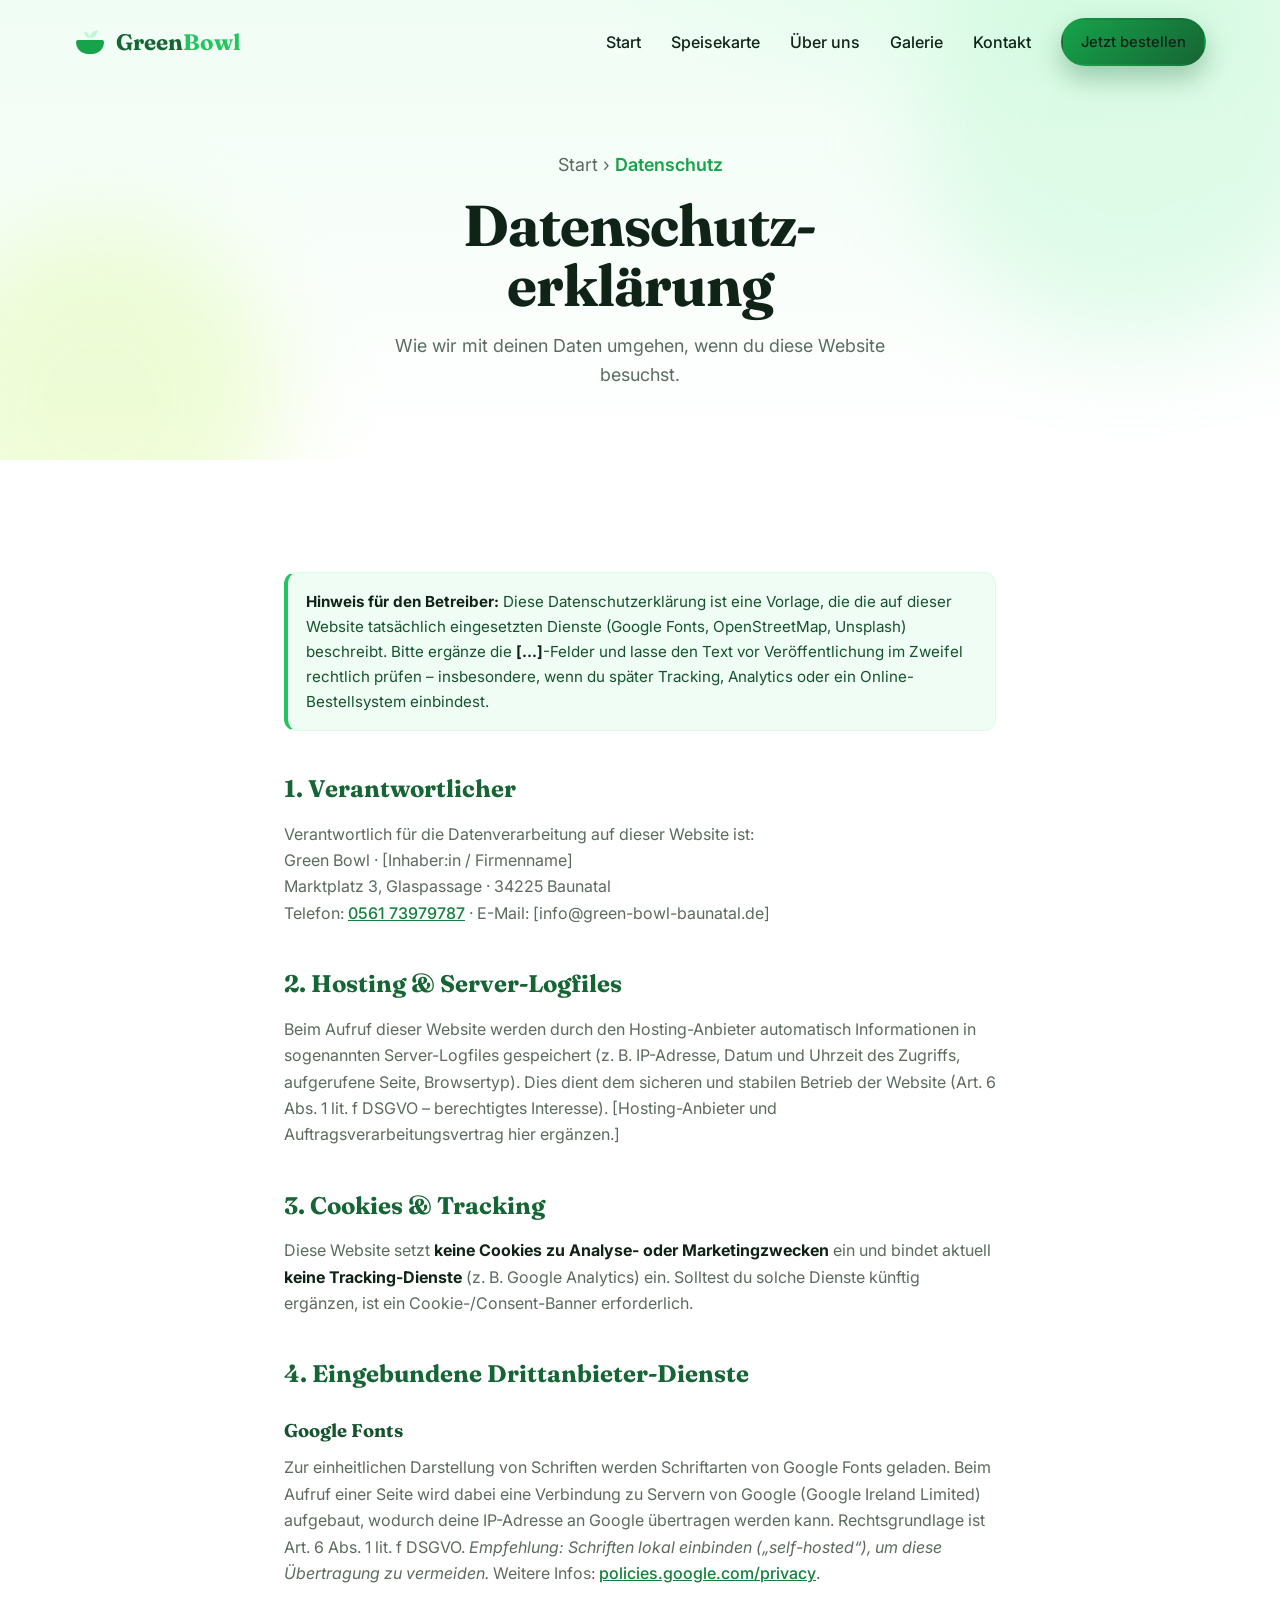
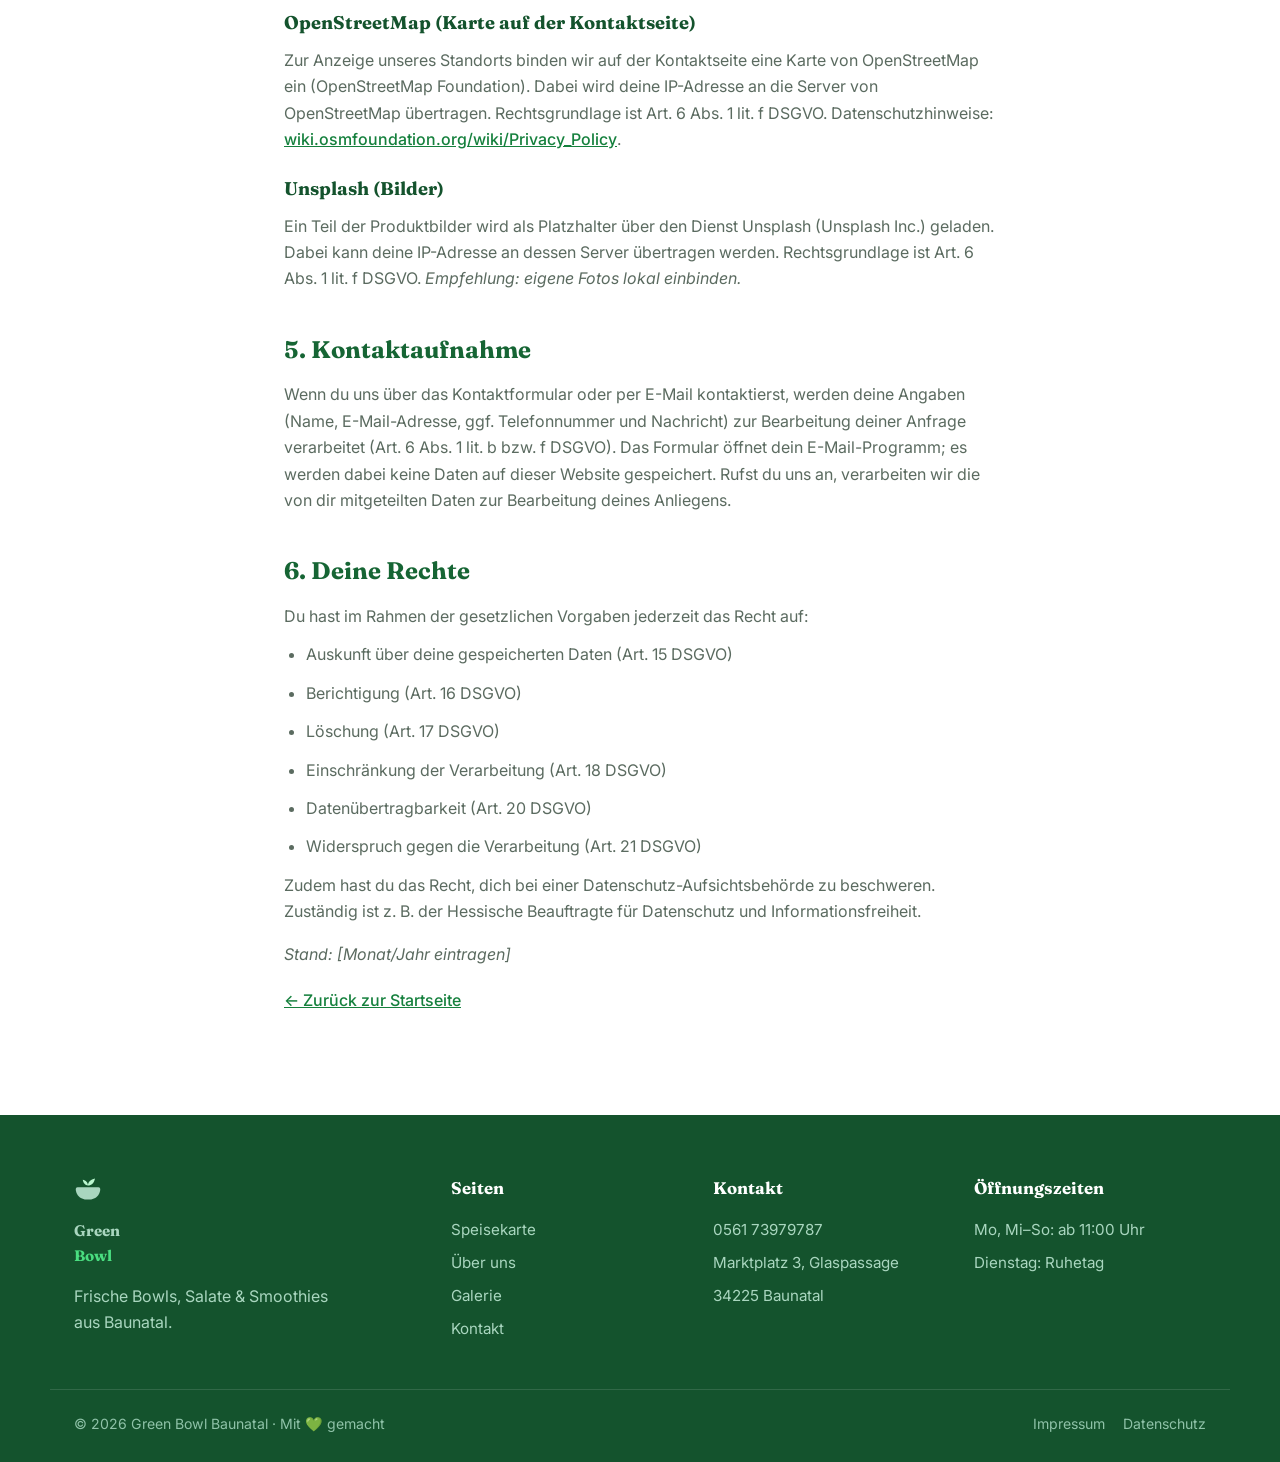
<file: datenschutz.html>
<!DOCTYPE html>
<html lang="de">
<head>
  <meta charset="UTF-8" />
  <meta name="viewport" content="width=device-width, initial-scale=1.0" />
  <title>Datenschutz · Green Bowl Baunatal</title>
  <meta name="description" content="Datenschutzerklärung von Green Bowl Baunatal." />
  <meta name="robots" content="noindex" />
  <script>document.documentElement.classList.add("js");</script>
  <link rel="preconnect" href="https://fonts.googleapis.com" />
  <link rel="preconnect" href="https://fonts.gstatic.com" crossorigin />
  <link href="https://fonts.googleapis.com/css2?family=Fraunces:opsz,wght@9..144,400..700&family=Inter:wght@400;500;600;700&display=swap" rel="stylesheet" />
  <link rel="stylesheet" href="assets/css/styles.css" />
  <link rel="icon" href="data:image/svg+xml,%3Csvg xmlns='http://www.w3.org/2000/svg' viewBox='0 0 100 100'%3E%3Ctext y='.9em' font-size='90'%3E%F0%9F%A5%97%3C/text%3E%3C/svg%3E" />
</head>
<body>
  <div class="scroll-progress" id="scrollProgress"></div>

  <header class="nav" id="nav">
    <div class="container nav__inner">
      <a href="index.html" class="brand" aria-label="Green Bowl Startseite">
        <span class="brand__mark" aria-hidden="true"><svg viewBox="0 0 32 32" width="32" height="32" fill="none"><path d="M4 14h24a2 2 0 0 1 2 2c0 6.6-5.4 12-12 12H14C7.4 28 2 22.6 2 16a2 2 0 0 1 2-2Z" fill="currentColor"/><path d="M16 12c0-4 3-7 8-8-1 5-4 8-8 8Zm0 0c0-3.3-2.5-6-6-6.5C10.5 9 13 12 16 12Z" fill="#bbf7d0"/></svg></span>
        <span class="brand__name">Green<span>Bowl</span></span>
      </a>
      <nav class="nav__links" id="navLinks">
        <a href="index.html">Start</a>
        <a href="speisekarte.html">Speisekarte</a>
        <a href="ueber-uns.html">Über uns</a>
        <a href="galerie.html">Galerie</a>
        <a href="kontakt.html">Kontakt</a>
        <a href="tel:056173979787" class="btn btn--primary btn--sm nav__cta">Jetzt bestellen</a>
      </nav>
      <button class="nav__toggle" id="navToggle" aria-label="Menü öffnen" aria-expanded="false"><span></span><span></span><span></span></button>
    </div>
  </header>

  <main id="top">
    <section class="pagehead">
      <div class="pagehead__bg" aria-hidden="true"><span class="blob blob--1"></span><span class="blob blob--2"></span></div>
      <div class="container pagehead__inner reveal">
        <p class="crumbs"><a href="index.html">Start</a> › <span>Datenschutz</span></p>
        <h1>Datenschutz&shy;erklärung</h1>
        <p>Wie wir mit deinen Daten umgehen, wenn du diese Website besuchst.</p>
      </div>
    </section>

    <section class="section">
      <div class="container prose reveal">

        <p class="note">
          <strong>Hinweis für den Betreiber:</strong> Diese Datenschutzerklärung ist
          eine Vorlage, die die auf dieser Website tatsächlich eingesetzten Dienste
          (Google Fonts, OpenStreetMap, Unsplash) beschreibt. Bitte ergänze die
          <strong>[…]</strong>-Felder und lasse den Text vor Veröffentlichung im
          Zweifel rechtlich prüfen – insbesondere, wenn du später Tracking, Analytics
          oder ein Online-Bestellsystem einbindest.
        </p>

        <h2>1. Verantwortlicher</h2>
        <p>
          Verantwortlich für die Datenverarbeitung auf dieser Website ist:<br />
          Green Bowl · [Inhaber:in / Firmenname]<br />
          Marktplatz 3, Glaspassage · 34225 Baunatal<br />
          Telefon: <a href="tel:056173979787">0561 73979787</a> · E-Mail: [info@green-bowl-baunatal.de]
        </p>

        <h2>2. Hosting &amp; Server-Logfiles</h2>
        <p>
          Beim Aufruf dieser Website werden durch den Hosting-Anbieter automatisch
          Informationen in sogenannten Server-Logfiles gespeichert (z. B. IP-Adresse,
          Datum und Uhrzeit des Zugriffs, aufgerufene Seite, Browsertyp). Dies dient
          dem sicheren und stabilen Betrieb der Website (Art. 6 Abs. 1 lit. f DSGVO –
          berechtigtes Interesse). [Hosting-Anbieter und Auftragsverarbeitungsvertrag
          hier ergänzen.]
        </p>

        <h2>3. Cookies &amp; Tracking</h2>
        <p>
          Diese Website setzt <strong>keine Cookies zu Analyse- oder Marketingzwecken</strong>
          ein und bindet aktuell <strong>keine Tracking-Dienste</strong> (z. B. Google
          Analytics) ein. Solltest du solche Dienste künftig ergänzen, ist ein
          Cookie-/Consent-Banner erforderlich.
        </p>

        <h2>4. Eingebundene Drittanbieter-Dienste</h2>

        <h3>Google Fonts</h3>
        <p>
          Zur einheitlichen Darstellung von Schriften werden Schriftarten von Google
          Fonts geladen. Beim Aufruf einer Seite wird dabei eine Verbindung zu Servern
          von Google (Google Ireland Limited) aufgebaut, wodurch deine IP-Adresse an
          Google übertragen werden kann. Rechtsgrundlage ist Art. 6 Abs. 1 lit. f DSGVO.
          <em>Empfehlung: Schriften lokal einbinden („self-hosted“), um diese
          Übertragung zu vermeiden.</em> Weitere Infos:
          <a href="https://policies.google.com/privacy" target="_blank" rel="noopener">policies.google.com/privacy</a>.
        </p>

        <h3>OpenStreetMap (Karte auf der Kontaktseite)</h3>
        <p>
          Zur Anzeige unseres Standorts binden wir auf der Kontaktseite eine Karte von
          OpenStreetMap ein (OpenStreetMap Foundation). Dabei wird deine IP-Adresse an
          die Server von OpenStreetMap übertragen. Rechtsgrundlage ist Art. 6 Abs. 1
          lit. f DSGVO. Datenschutzhinweise:
          <a href="https://wiki.osmfoundation.org/wiki/Privacy_Policy" target="_blank" rel="noopener">wiki.osmfoundation.org/wiki/Privacy_Policy</a>.
        </p>

        <h3>Unsplash (Bilder)</h3>
        <p>
          Ein Teil der Produktbilder wird als Platzhalter über den Dienst Unsplash
          (Unsplash Inc.) geladen. Dabei kann deine IP-Adresse an dessen Server
          übertragen werden. Rechtsgrundlage ist Art. 6 Abs. 1 lit. f DSGVO.
          <em>Empfehlung: eigene Fotos lokal einbinden.</em>
        </p>

        <h2>5. Kontaktaufnahme</h2>
        <p>
          Wenn du uns über das Kontaktformular oder per E-Mail kontaktierst, werden
          deine Angaben (Name, E-Mail-Adresse, ggf. Telefonnummer und Nachricht) zur
          Bearbeitung deiner Anfrage verarbeitet (Art. 6 Abs. 1 lit. b bzw. f DSGVO).
          Das Formular öffnet dein E-Mail-Programm; es werden dabei keine Daten auf
          dieser Website gespeichert. Rufst du uns an, verarbeiten wir die von dir
          mitgeteilten Daten zur Bearbeitung deines Anliegens.
        </p>

        <h2>6. Deine Rechte</h2>
        <p>Du hast im Rahmen der gesetzlichen Vorgaben jederzeit das Recht auf:</p>
        <ul>
          <li>Auskunft über deine gespeicherten Daten (Art. 15 DSGVO)</li>
          <li>Berichtigung (Art. 16 DSGVO)</li>
          <li>Löschung (Art. 17 DSGVO)</li>
          <li>Einschränkung der Verarbeitung (Art. 18 DSGVO)</li>
          <li>Datenübertragbarkeit (Art. 20 DSGVO)</li>
          <li>Widerspruch gegen die Verarbeitung (Art. 21 DSGVO)</li>
        </ul>
        <p>
          Zudem hast du das Recht, dich bei einer Datenschutz-Aufsichtsbehörde zu
          beschweren. Zuständig ist z. B. der Hessische Beauftragte für Datenschutz
          und Informationsfreiheit.
        </p>

        <p style="margin-top:16px"><em>Stand: [Monat/Jahr eintragen]</em></p>
        <p style="margin-top:20px"><a href="index.html" class="linkarrow">← Zurück zur Startseite</a></p>
      </div>
    </section>
  </main>

  <footer class="footer">
    <div class="container footer__grid">
      <div>
        <a href="index.html" class="brand brand--light"><span class="brand__mark" aria-hidden="true"><svg viewBox="0 0 32 32" width="28" height="28" fill="none"><path d="M4 14h24a2 2 0 0 1 2 2c0 6.6-5.4 12-12 12H14C7.4 28 2 22.6 2 16a2 2 0 0 1 2-2Z" fill="currentColor"/><path d="M16 12c0-4 3-7 8-8-1 5-4 8-8 8Zm0 0c0-3.3-2.5-6-6-6.5C10.5 9 13 12 16 12Z" fill="#bbf7d0"/></svg></span><span class="brand__name">Green<span>Bowl</span></span></a>
        <p class="footer__tag">Frische Bowls, Salate & Smoothies aus Baunatal.</p>
      </div>
      <div><h4>Seiten</h4><a href="speisekarte.html">Speisekarte</a><a href="ueber-uns.html">Über uns</a><a href="galerie.html">Galerie</a><a href="kontakt.html">Kontakt</a></div>
      <div><h4>Kontakt</h4><a href="tel:056173979787">0561 73979787</a><span>Marktplatz 3, Glaspassage</span><span>34225 Baunatal</span></div>
      <div><h4>Öffnungszeiten</h4><span>Mo, Mi–So: ab 11:00 Uhr</span><span>Dienstag: Ruhetag</span></div>
    </div>
    <div class="container footer__bottom"><span>© <span id="year"></span> Green Bowl Baunatal · Mit 💚 gemacht</span><span class="footer__legal"><a href="impressum.html">Impressum</a><a href="datenschutz.html">Datenschutz</a></span></div>
  </footer>

  <script src="assets/js/main.js"></script>
</body>
</html>
</file>
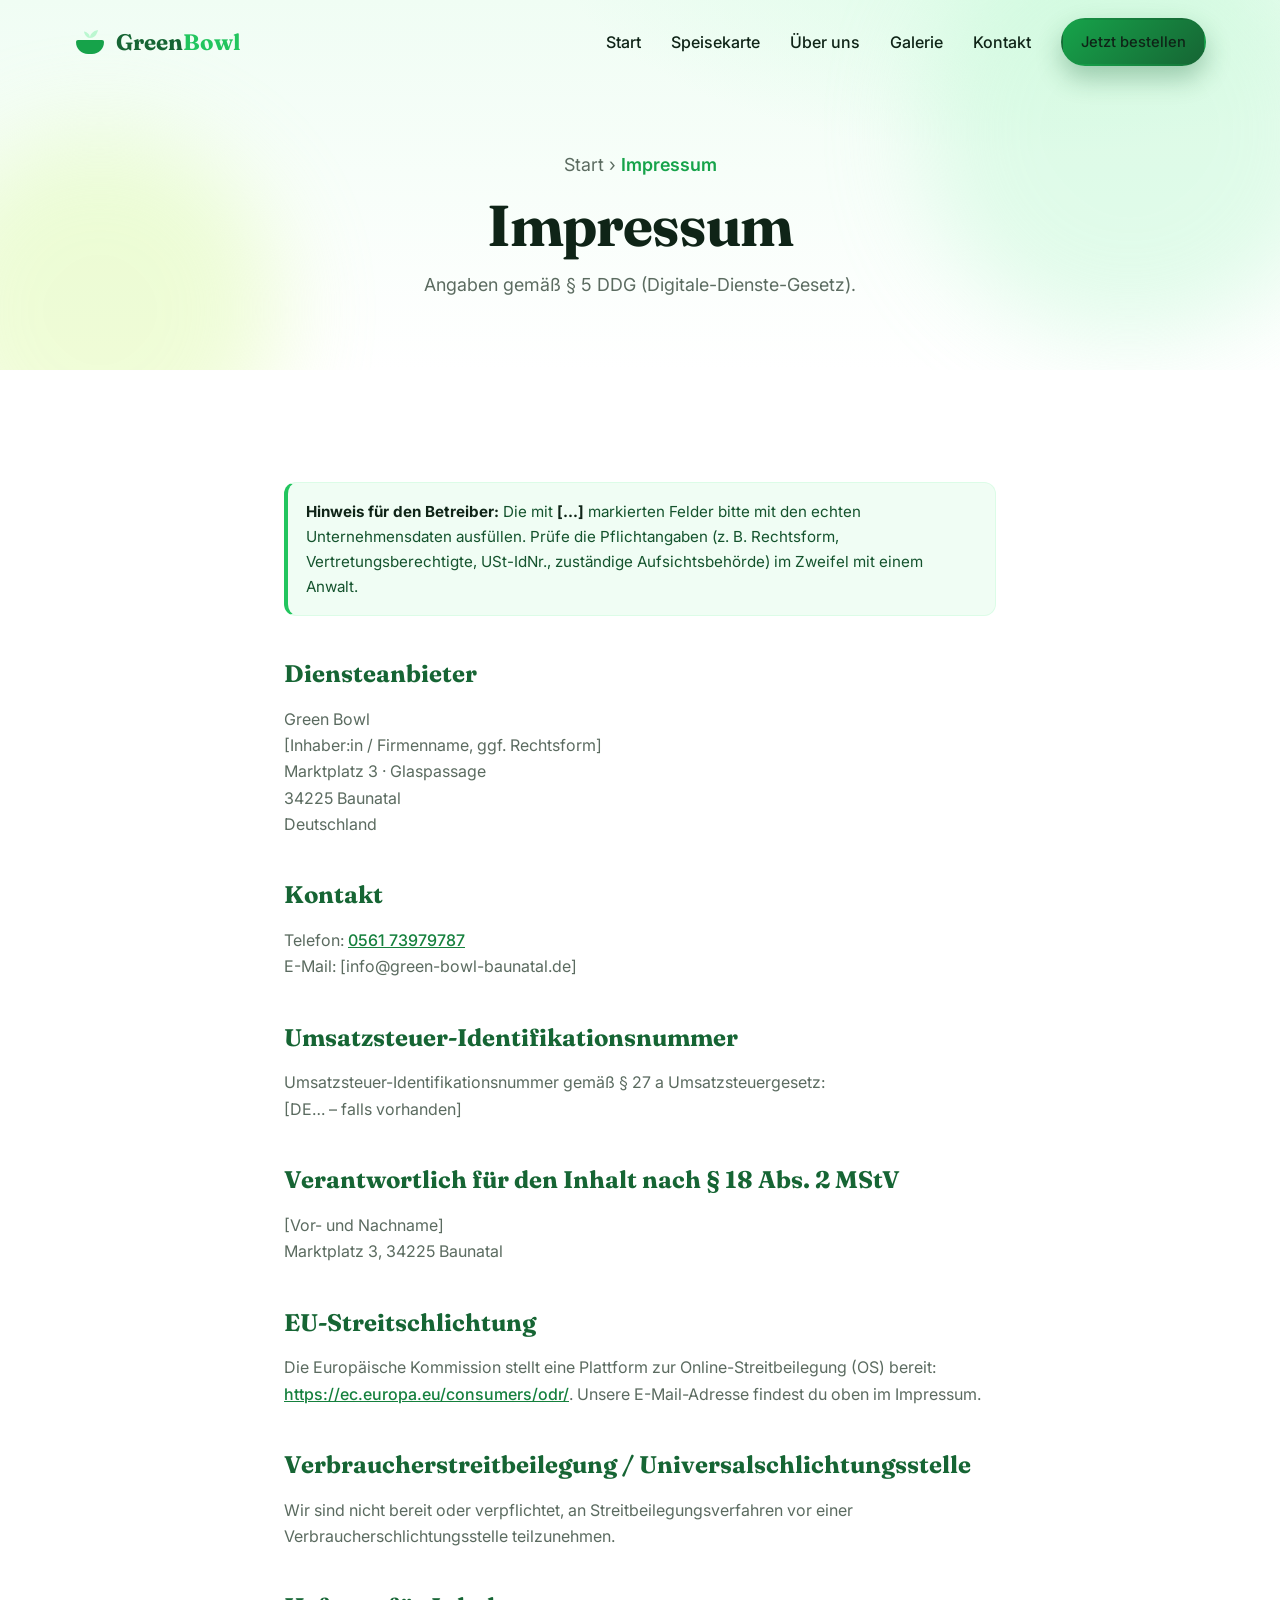
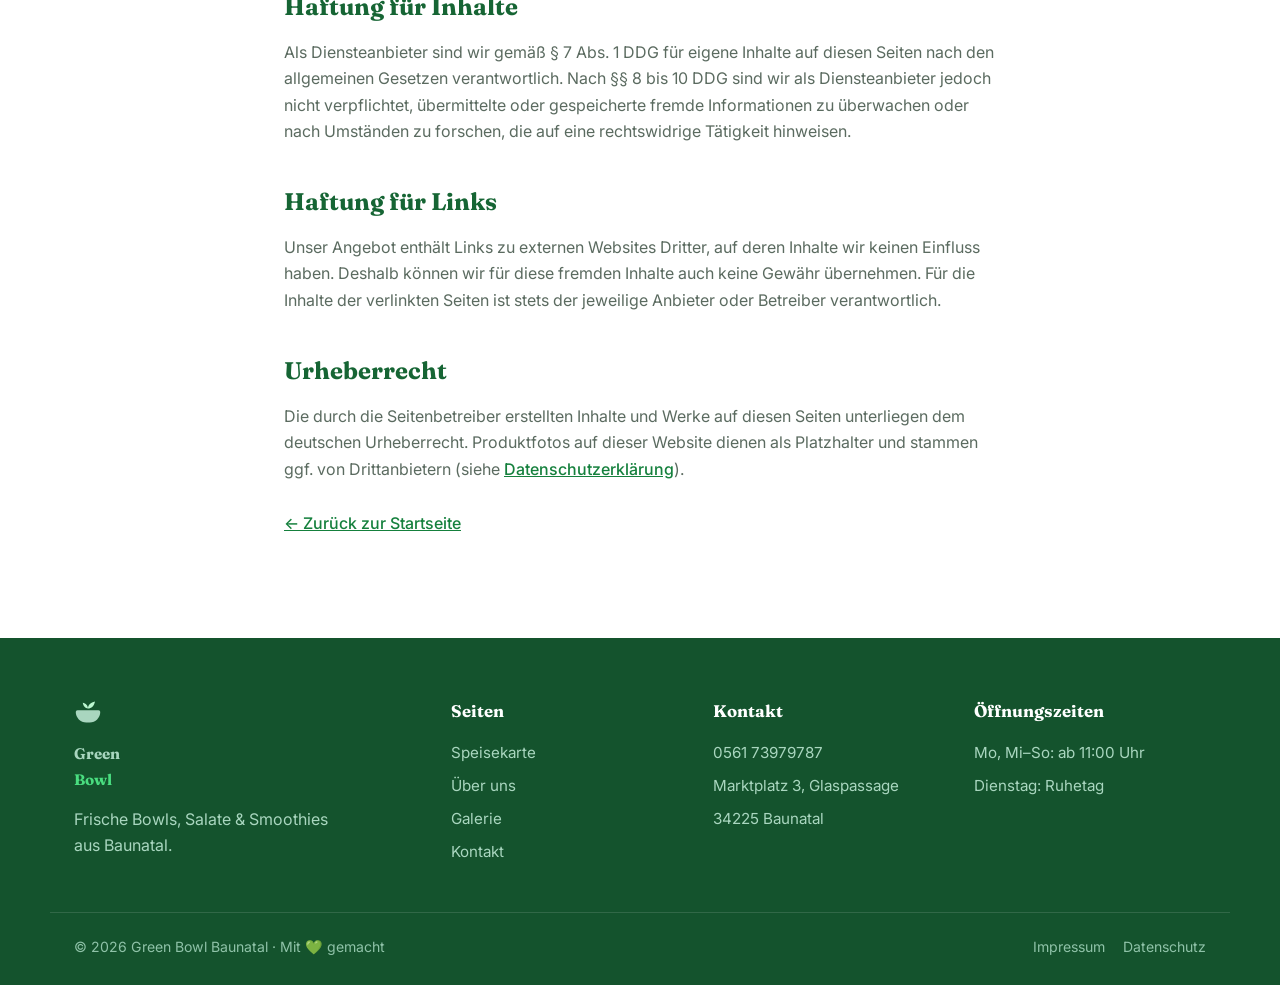
<file: impressum.html>
<!DOCTYPE html>
<html lang="de">
<head>
  <meta charset="UTF-8" />
  <meta name="viewport" content="width=device-width, initial-scale=1.0" />
  <title>Impressum · Green Bowl Baunatal</title>
  <meta name="description" content="Impressum von Green Bowl Baunatal, Marktplatz 3, Glaspassage, 34225 Baunatal." />
  <meta name="robots" content="noindex" />
  <script>document.documentElement.classList.add("js");</script>
  <link rel="preconnect" href="https://fonts.googleapis.com" />
  <link rel="preconnect" href="https://fonts.gstatic.com" crossorigin />
  <link href="https://fonts.googleapis.com/css2?family=Fraunces:opsz,wght@9..144,400..700&family=Inter:wght@400;500;600;700&display=swap" rel="stylesheet" />
  <link rel="stylesheet" href="assets/css/styles.css" />
  <link rel="icon" href="data:image/svg+xml,%3Csvg xmlns='http://www.w3.org/2000/svg' viewBox='0 0 100 100'%3E%3Ctext y='.9em' font-size='90'%3E%F0%9F%A5%97%3C/text%3E%3C/svg%3E" />
</head>
<body>
  <div class="scroll-progress" id="scrollProgress"></div>

  <header class="nav" id="nav">
    <div class="container nav__inner">
      <a href="index.html" class="brand" aria-label="Green Bowl Startseite">
        <span class="brand__mark" aria-hidden="true"><svg viewBox="0 0 32 32" width="32" height="32" fill="none"><path d="M4 14h24a2 2 0 0 1 2 2c0 6.6-5.4 12-12 12H14C7.4 28 2 22.6 2 16a2 2 0 0 1 2-2Z" fill="currentColor"/><path d="M16 12c0-4 3-7 8-8-1 5-4 8-8 8Zm0 0c0-3.3-2.5-6-6-6.5C10.5 9 13 12 16 12Z" fill="#bbf7d0"/></svg></span>
        <span class="brand__name">Green<span>Bowl</span></span>
      </a>
      <nav class="nav__links" id="navLinks">
        <a href="index.html">Start</a>
        <a href="speisekarte.html">Speisekarte</a>
        <a href="ueber-uns.html">Über uns</a>
        <a href="galerie.html">Galerie</a>
        <a href="kontakt.html">Kontakt</a>
        <a href="tel:056173979787" class="btn btn--primary btn--sm nav__cta">Jetzt bestellen</a>
      </nav>
      <button class="nav__toggle" id="navToggle" aria-label="Menü öffnen" aria-expanded="false"><span></span><span></span><span></span></button>
    </div>
  </header>

  <main id="top">
    <section class="pagehead">
      <div class="pagehead__bg" aria-hidden="true"><span class="blob blob--1"></span><span class="blob blob--2"></span></div>
      <div class="container pagehead__inner reveal">
        <p class="crumbs"><a href="index.html">Start</a> › <span>Impressum</span></p>
        <h1>Impressum</h1>
        <p>Angaben gemäß § 5 DDG (Digitale-Dienste-Gesetz).</p>
      </div>
    </section>

    <section class="section">
      <div class="container prose reveal">

        <p class="note">
          <strong>Hinweis für den Betreiber:</strong> Die mit <strong>[…]</strong>
          markierten Felder bitte mit den echten Unternehmensdaten ausfüllen.
          Prüfe die Pflichtangaben (z. B. Rechtsform, Vertretungsberechtigte,
          USt-IdNr., zuständige Aufsichtsbehörde) im Zweifel mit einem Anwalt.
        </p>

        <h2>Diensteanbieter</h2>
        <p>
          Green Bowl<br />
          [Inhaber:in / Firmenname, ggf. Rechtsform]<br />
          Marktplatz 3 · Glaspassage<br />
          34225 Baunatal<br />
          Deutschland
        </p>

        <h2>Kontakt</h2>
        <p>
          Telefon: <a href="tel:056173979787">0561 73979787</a><br />
          E-Mail: [info@green-bowl-baunatal.de]
        </p>

        <h2>Umsatzsteuer-Identifikationsnummer</h2>
        <p>Umsatzsteuer-Identifikationsnummer gemäß § 27 a Umsatzsteuergesetz:<br />[DE… – falls vorhanden]</p>

        <h2>Verantwortlich für den Inhalt nach § 18 Abs. 2 MStV</h2>
        <p>[Vor- und Nachname]<br />Marktplatz 3, 34225 Baunatal</p>

        <h2>EU-Streitschlichtung</h2>
        <p>
          Die Europäische Kommission stellt eine Plattform zur Online-Streitbeilegung (OS) bereit:
          <a href="https://ec.europa.eu/consumers/odr/" target="_blank" rel="noopener">https://ec.europa.eu/consumers/odr/</a>.
          Unsere E-Mail-Adresse findest du oben im Impressum.
        </p>

        <h2>Verbraucherstreitbeilegung / Universalschlichtungsstelle</h2>
        <p>
          Wir sind nicht bereit oder verpflichtet, an Streitbeilegungsverfahren
          vor einer Verbraucherschlichtungsstelle teilzunehmen.
        </p>

        <h2>Haftung für Inhalte</h2>
        <p>
          Als Diensteanbieter sind wir gemäß § 7 Abs. 1 DDG für eigene Inhalte auf
          diesen Seiten nach den allgemeinen Gesetzen verantwortlich. Nach §§ 8 bis 10
          DDG sind wir als Diensteanbieter jedoch nicht verpflichtet, übermittelte oder
          gespeicherte fremde Informationen zu überwachen oder nach Umständen zu
          forschen, die auf eine rechtswidrige Tätigkeit hinweisen.
        </p>

        <h2>Haftung für Links</h2>
        <p>
          Unser Angebot enthält Links zu externen Websites Dritter, auf deren Inhalte
          wir keinen Einfluss haben. Deshalb können wir für diese fremden Inhalte auch
          keine Gewähr übernehmen. Für die Inhalte der verlinkten Seiten ist stets der
          jeweilige Anbieter oder Betreiber verantwortlich.
        </p>

        <h2>Urheberrecht</h2>
        <p>
          Die durch die Seitenbetreiber erstellten Inhalte und Werke auf diesen Seiten
          unterliegen dem deutschen Urheberrecht. Produktfotos auf dieser Website dienen
          als Platzhalter und stammen ggf. von Drittanbietern (siehe
          <a href="datenschutz.html">Datenschutzerklärung</a>).
        </p>

        <p style="margin-top:28px"><a href="index.html" class="linkarrow">← Zurück zur Startseite</a></p>
      </div>
    </section>
  </main>

  <footer class="footer">
    <div class="container footer__grid">
      <div>
        <a href="index.html" class="brand brand--light"><span class="brand__mark" aria-hidden="true"><svg viewBox="0 0 32 32" width="28" height="28" fill="none"><path d="M4 14h24a2 2 0 0 1 2 2c0 6.6-5.4 12-12 12H14C7.4 28 2 22.6 2 16a2 2 0 0 1 2-2Z" fill="currentColor"/><path d="M16 12c0-4 3-7 8-8-1 5-4 8-8 8Zm0 0c0-3.3-2.5-6-6-6.5C10.5 9 13 12 16 12Z" fill="#bbf7d0"/></svg></span><span class="brand__name">Green<span>Bowl</span></span></a>
        <p class="footer__tag">Frische Bowls, Salate & Smoothies aus Baunatal.</p>
      </div>
      <div><h4>Seiten</h4><a href="speisekarte.html">Speisekarte</a><a href="ueber-uns.html">Über uns</a><a href="galerie.html">Galerie</a><a href="kontakt.html">Kontakt</a></div>
      <div><h4>Kontakt</h4><a href="tel:056173979787">0561 73979787</a><span>Marktplatz 3, Glaspassage</span><span>34225 Baunatal</span></div>
      <div><h4>Öffnungszeiten</h4><span>Mo, Mi–So: ab 11:00 Uhr</span><span>Dienstag: Ruhetag</span></div>
    </div>
    <div class="container footer__bottom"><span>© <span id="year"></span> Green Bowl Baunatal · Mit 💚 gemacht</span><span class="footer__legal"><a href="impressum.html">Impressum</a><a href="datenschutz.html">Datenschutz</a></span></div>
  </footer>

  <script src="assets/js/main.js"></script>
</body>
</html>
</file>
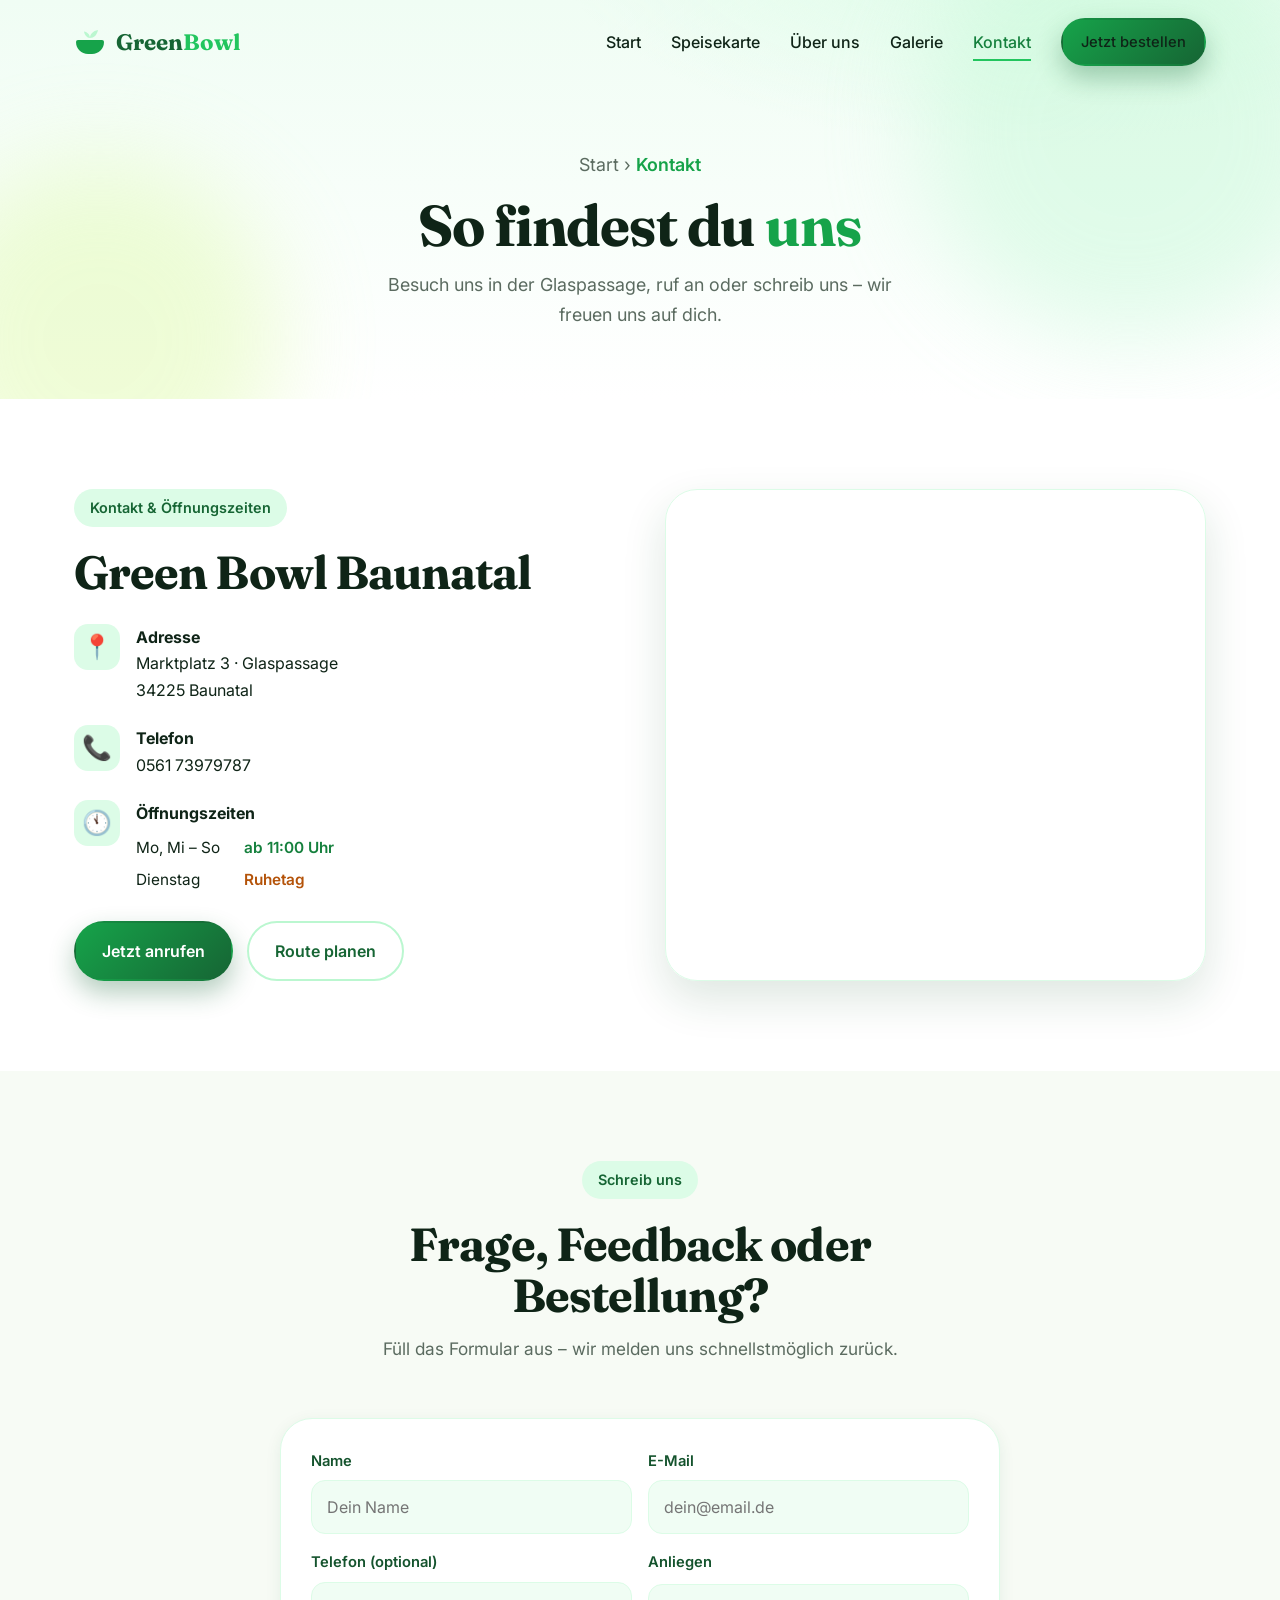
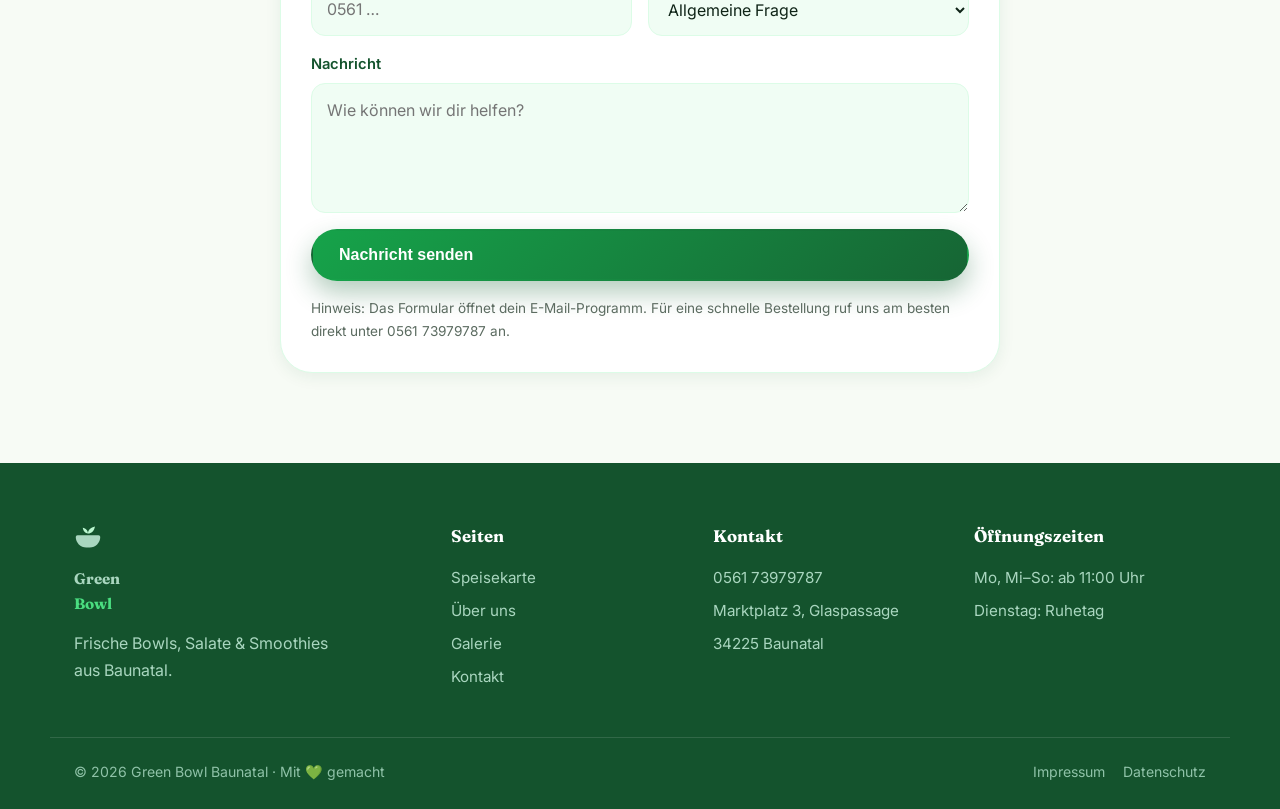
<file: kontakt.html>
<!DOCTYPE html>
<html lang="de">
<head>
  <meta charset="UTF-8" />
  <meta name="viewport" content="width=device-width, initial-scale=1.0" />
  <title>Kontakt · Green Bowl Baunatal</title>
  <meta name="description" content="Kontakt, Öffnungszeiten und Anfahrt zum Green Bowl in Baunatal: Marktplatz 3, Glaspassage, 34225 Baunatal. Telefon 0561 73979787." />
  <script>document.documentElement.classList.add("js");</script>
  <link rel="preconnect" href="https://fonts.googleapis.com" />
  <link rel="preconnect" href="https://fonts.gstatic.com" crossorigin />
  <link href="https://fonts.googleapis.com/css2?family=Fraunces:opsz,wght@9..144,400..700&family=Inter:wght@400;500;600;700&display=swap" rel="stylesheet" />
  <link rel="stylesheet" href="assets/css/styles.css" />
  <link rel="icon" href="data:image/svg+xml,%3Csvg xmlns='http://www.w3.org/2000/svg' viewBox='0 0 100 100'%3E%3Ctext y='.9em' font-size='90'%3E%F0%9F%A5%97%3C/text%3E%3C/svg%3E" />
</head>
<body>
  <div class="scroll-progress" id="scrollProgress"></div>

  <header class="nav" id="nav">
    <div class="container nav__inner">
      <a href="index.html" class="brand" aria-label="Green Bowl Startseite">
        <span class="brand__mark" aria-hidden="true"><svg viewBox="0 0 32 32" width="32" height="32" fill="none"><path d="M4 14h24a2 2 0 0 1 2 2c0 6.6-5.4 12-12 12H14C7.4 28 2 22.6 2 16a2 2 0 0 1 2-2Z" fill="currentColor"/><path d="M16 12c0-4 3-7 8-8-1 5-4 8-8 8Zm0 0c0-3.3-2.5-6-6-6.5C10.5 9 13 12 16 12Z" fill="#bbf7d0"/></svg></span>
        <span class="brand__name">Green<span>Bowl</span></span>
      </a>
      <nav class="nav__links" id="navLinks">
        <a href="index.html">Start</a>
        <a href="speisekarte.html">Speisekarte</a>
        <a href="ueber-uns.html">Über uns</a>
        <a href="galerie.html">Galerie</a>
        <a href="kontakt.html" class="is-active">Kontakt</a>
        <a href="tel:056173979787" class="btn btn--primary btn--sm nav__cta">Jetzt bestellen</a>
      </nav>
      <button class="nav__toggle" id="navToggle" aria-label="Menü öffnen" aria-expanded="false"><span></span><span></span><span></span></button>
    </div>
  </header>

  <main id="top">
    <section class="pagehead">
      <div class="pagehead__bg" aria-hidden="true"><span class="blob blob--1"></span><span class="blob blob--2"></span></div>
      <div class="container pagehead__inner reveal">
        <p class="crumbs"><a href="index.html">Start</a> › <span>Kontakt</span></p>
        <h1>So findest du <span class="hl">uns</span></h1>
        <p>Besuch uns in der Glaspassage, ruf an oder schreib uns – wir freuen uns auf dich.</p>
      </div>
    </section>

    <section class="section contact">
      <div class="container contact__grid">
        <div class="contact__info reveal">
          <span class="eyebrow">Kontakt & Öffnungszeiten</span>
          <h2 class="section__title">Green Bowl Baunatal</h2>
          <ul class="contact__list">
            <li><span class="contact__ic">📍</span><div><strong>Adresse</strong><br />Marktplatz 3 · Glaspassage<br />34225 Baunatal</div></li>
            <li><span class="contact__ic">📞</span><div><strong>Telefon</strong><br /><a href="tel:056173979787">0561 73979787</a></div></li>
            <li><span class="contact__ic">🕚</span><div><strong>Öffnungszeiten</strong>
              <table class="hours"><tr><td>Mo, Mi – So</td><td>ab 11:00 Uhr</td></tr><tr class="hours__off"><td>Dienstag</td><td>Ruhetag</td></tr></table>
            </div></li>
          </ul>
          <div class="contact__actions">
            <a href="tel:056173979787" class="btn btn--primary">Jetzt anrufen</a>
            <a href="https://www.google.com/maps/search/?api=1&query=Green+Bowl+Marktplatz+3+34225+Baunatal" target="_blank" rel="noopener" class="btn btn--ghost">Route planen</a>
          </div>
        </div>

        <div class="contact__map reveal">
          <iframe title="Standort Green Bowl Baunatal" src="https://www.openstreetmap.org/export/embed.html?bbox=9.40%2C51.24%2C9.44%2C51.27&layer=mapnik&marker=51.2537%2C9.4192" loading="lazy" referrerpolicy="no-referrer-when-downgrade"></iframe>
        </div>
      </div>
    </section>

    <section class="section section--tint">
      <div class="container">
        <div class="section__head reveal">
          <span class="eyebrow">Schreib uns</span>
          <h2 class="section__title">Frage, Feedback oder Bestellung?</h2>
          <p class="section__sub">Füll das Formular aus – wir melden uns schnellstmöglich zurück.</p>
        </div>
        <div style="max-width:720px;margin-inline:auto">
          <form class="form reveal" action="mailto:info@green-bowl-baunatal.de" method="post" enctype="text/plain">
            <div class="form__row">
              <div class="field"><label for="name">Name</label><input id="name" name="Name" type="text" placeholder="Dein Name" required /></div>
              <div class="field"><label for="email">E-Mail</label><input id="email" name="E-Mail" type="email" placeholder="dein@email.de" required /></div>
            </div>
            <div class="form__row">
              <div class="field"><label for="phone">Telefon (optional)</label><input id="phone" name="Telefon" type="tel" placeholder="0561 …" /></div>
              <div class="field"><label for="topic">Anliegen</label>
                <select id="topic" name="Anliegen">
                  <option>Allgemeine Frage</option>
                  <option>Bestellung / Lieferung</option>
                  <option>Reservierung</option>
                  <option>Feedback</option>
                </select>
              </div>
            </div>
            <div class="field"><label for="msg">Nachricht</label><textarea id="msg" name="Nachricht" placeholder="Wie können wir dir helfen?" required></textarea></div>
            <button type="submit" class="btn btn--primary">Nachricht senden</button>
            <p class="form__note">Hinweis: Das Formular öffnet dein E-Mail-Programm. Für eine schnelle Bestellung ruf uns am besten direkt unter <a href="tel:056173979787">0561 73979787</a> an.</p>
          </form>
        </div>
      </div>
    </section>
  </main>

  <footer class="footer">
    <div class="container footer__grid">
      <div>
        <a href="index.html" class="brand brand--light"><span class="brand__mark" aria-hidden="true"><svg viewBox="0 0 32 32" width="28" height="28" fill="none"><path d="M4 14h24a2 2 0 0 1 2 2c0 6.6-5.4 12-12 12H14C7.4 28 2 22.6 2 16a2 2 0 0 1 2-2Z" fill="currentColor"/><path d="M16 12c0-4 3-7 8-8-1 5-4 8-8 8Zm0 0c0-3.3-2.5-6-6-6.5C10.5 9 13 12 16 12Z" fill="#bbf7d0"/></svg></span><span class="brand__name">Green<span>Bowl</span></span></a>
        <p class="footer__tag">Frische Bowls, Salate & Smoothies aus Baunatal.</p>
      </div>
      <div><h4>Seiten</h4><a href="speisekarte.html">Speisekarte</a><a href="ueber-uns.html">Über uns</a><a href="galerie.html">Galerie</a><a href="kontakt.html">Kontakt</a></div>
      <div><h4>Kontakt</h4><a href="tel:056173979787">0561 73979787</a><span>Marktplatz 3, Glaspassage</span><span>34225 Baunatal</span></div>
      <div><h4>Öffnungszeiten</h4><span>Mo, Mi–So: ab 11:00 Uhr</span><span>Dienstag: Ruhetag</span></div>
    </div>
    <div class="container footer__bottom"><span>© <span id="year"></span> Green Bowl Baunatal · Mit 💚 gemacht</span><span class="footer__legal"><a href="impressum.html">Impressum</a><a href="datenschutz.html">Datenschutz</a></span></div>
  </footer>

  <script src="assets/js/main.js"></script>
</body>
</html>
</file>
<file: assets/css/styles.css>
/* ==========================================================================
   Green Bowl Baunatal — Styles
   Palette: white + green (Organic Biophilic)
   ========================================================================== */

:root {
  --green-900: #14532d;
  --green-800: #166534;
  --green-700: #15803d;
  --green-600: #16a34a;
  --green-500: #22c55e;
  --green-400: #4ade80;
  --green-200: #bbf7d0;
  --green-100: #dcfce7;
  --green-50:  #f0fdf4;

  --lime: #a3e635;
  --ink: #0f2417;
  --muted: #5b6b60;
  --white: #ffffff;
  --cream: #f7fbf5;

  --radius: 22px;
  --radius-lg: 32px;
  --shadow-sm: 0 4px 16px rgba(20, 83, 45, .08);
  --shadow: 0 18px 44px rgba(20, 83, 45, .14);
  --shadow-lg: 0 30px 70px rgba(20, 83, 45, .22);

  --font-head: "Fraunces", Georgia, serif;
  --font-body: "Inter", system-ui, -apple-system, sans-serif;

  --container: 1180px;
  --ease: cubic-bezier(.22, 1, .36, 1);
}

* { box-sizing: border-box; margin: 0; padding: 0; }

html { scroll-behavior: smooth; }

body {
  font-family: var(--font-body);
  color: var(--ink);
  background: var(--white);
  line-height: 1.65;
  overflow-x: hidden;
  -webkit-font-smoothing: antialiased;
}

img { display: block; max-width: 100%; }
a { color: inherit; text-decoration: none; }

/* Graceful placeholder: if a photo is slow or unavailable, a soft green
   gradient shows instead of a broken-image icon / alt text overflow. */
.card__media, .hero__bowl, .about__img, .gallery__item {
  background: linear-gradient(135deg, var(--green-100), var(--green-200));
}
.card__media img, .hero__bowl, .about__img, .gallery__item img {
  color: transparent;
  font-size: 0;
}

.container {
  width: 100%;
  max-width: var(--container);
  margin-inline: auto;
  padding-inline: 24px;
}

/* ---------- Buttons ---------- */
.btn {
  --pad: 15px 26px;
  display: inline-flex;
  align-items: center;
  gap: 10px;
  padding: var(--pad);
  border-radius: 999px;
  font-weight: 600;
  font-size: 1rem;
  cursor: pointer;
  border: 2px solid transparent;
  transition: transform .3s var(--ease), box-shadow .3s var(--ease), background .3s;
  white-space: nowrap;
}
.btn--sm { --pad: 10px 18px; font-size: .92rem; }
.btn--primary {
  background: linear-gradient(135deg, var(--green-600), var(--green-800));
  color: #fff;
  box-shadow: 0 12px 26px rgba(22, 101, 52, .32);
}
.btn--primary:hover { transform: translateY(-3px); box-shadow: 0 18px 34px rgba(22, 101, 52, .42); }
.btn--ghost { background: var(--white); color: var(--green-800); border-color: var(--green-200); }
.btn--ghost:hover { transform: translateY(-3px); border-color: var(--green-500); box-shadow: var(--shadow-sm); }
.btn--white { background: #fff; color: var(--green-800); }
.btn--white:hover { transform: translateY(-3px); box-shadow: 0 18px 40px rgba(0,0,0,.18); }
.btn__dot { width: 9px; height: 9px; border-radius: 50%; background: var(--green-500); box-shadow: 0 0 0 0 rgba(34,197,94,.6); animation: pulse 2s infinite; }
@keyframes pulse { 0% { box-shadow: 0 0 0 0 rgba(34,197,94,.6);} 70% { box-shadow: 0 0 0 12px rgba(34,197,94,0);} 100% { box-shadow: 0 0 0 0 rgba(34,197,94,0);} }

/* ---------- Scroll progress ---------- */
.scroll-progress {
  position: fixed; inset: 0 auto auto 0;
  height: 4px; width: 0%;
  background: linear-gradient(90deg, var(--green-400), var(--green-700));
  z-index: 1000; transition: width .1s linear;
}

/* ---------- Nav ---------- */
.nav {
  position: fixed; inset: 0 0 auto 0;
  z-index: 900;
  padding: 18px 0;
  transition: padding .35s var(--ease), background .35s, box-shadow .35s;
}
.nav.is-stuck {
  background: rgba(255,255,255,.85);
  backdrop-filter: blur(14px);
  box-shadow: 0 6px 24px rgba(20,83,45,.08);
  padding: 10px 0;
}
.nav__inner { display: flex; align-items: center; justify-content: space-between; }

.brand { display: inline-flex; align-items: center; gap: 10px; font-family: var(--font-head); font-weight: 700; font-size: 1.4rem; color: var(--green-800); }
.brand__mark { color: var(--green-600); display: inline-flex; }
.brand__name span { color: var(--green-500); }
.brand--light { color: #fff; }
.brand--light .brand__name span { color: var(--green-400); }

.nav__links { display: flex; align-items: center; gap: 30px; }
.nav__links a { font-weight: 500; color: var(--ink); position: relative; transition: color .25s; }
.nav__links a:not(.btn)::after {
  content: ""; position: absolute; left: 0; bottom: -6px;
  width: 0; height: 2px; background: var(--green-500); transition: width .3s var(--ease);
}
.nav__links a:not(.btn):hover { color: var(--green-700); }
.nav__links a:not(.btn):hover::after { width: 100%; }

.nav__toggle { display: none; flex-direction: column; gap: 5px; background: none; border: 0; cursor: pointer; padding: 8px; }
.nav__toggle span { width: 26px; height: 3px; background: var(--green-800); border-radius: 3px; transition: .3s var(--ease); }
.nav__toggle.is-open span:nth-child(1) { transform: translateY(8px) rotate(45deg); }
.nav__toggle.is-open span:nth-child(2) { opacity: 0; }
.nav__toggle.is-open span:nth-child(3) { transform: translateY(-8px) rotate(-45deg); }

/* ---------- Hero ---------- */
.hero {
  position: relative;
  min-height: 100vh;
  display: flex;
  align-items: center;
  padding: 130px 0 70px;
  background:
    radial-gradient(1100px 600px at 85% -5%, var(--green-100), transparent 60%),
    linear-gradient(180deg, var(--green-50), var(--white));
  overflow: hidden;
}
.hero__bg { position: absolute; inset: 0; pointer-events: none; }
.blob { position: absolute; border-radius: 50%; filter: blur(48px); opacity: .55; animation: float 14s ease-in-out infinite; }
.blob--1 { width: 420px; height: 420px; background: var(--green-200); top: -80px; right: -60px; }
.blob--2 { width: 360px; height: 360px; background: #d9f99d; bottom: -120px; left: -80px; animation-delay: -4s; }
.blob--3 { width: 260px; height: 260px; background: var(--green-100); top: 40%; left: 45%; animation-delay: -8s; }
.leaf { position: absolute; font-size: 2.4rem; opacity: .8; animation: float 9s ease-in-out infinite; }
.leaf--1 { top: 20%; left: 8%; }
.leaf--2 { bottom: 22%; right: 12%; animation-delay: -3s; font-size: 3rem; }
.leaf--3 { top: 66%; left: 16%; animation-delay: -6s; }
@keyframes float { 0%,100% { transform: translateY(0) rotate(0); } 50% { transform: translateY(-26px) rotate(6deg); } }

.hero__inner { display: grid; grid-template-columns: 1.05fr .95fr; gap: 40px; align-items: center; position: relative; z-index: 2; }

.eyebrow {
  display: inline-block; font-weight: 600; font-size: .9rem;
  color: var(--green-800); background: var(--green-100);
  padding: 7px 16px; border-radius: 999px; margin-bottom: 20px;
}
.eyebrow--light { background: rgba(255,255,255,.15); color: #eafff1; }

.hero__title { font-family: var(--font-head); font-weight: 700; font-size: clamp(2.6rem, 6vw, 4.6rem); line-height: 1.02; letter-spacing: -.02em; }
.hero__title .hl { color: var(--green-600); position: relative; }
.hero__title .hl::after {
  content: ""; position: absolute; left: 0; bottom: .08em; width: 100%; height: .18em;
  background: var(--lime); opacity: .55; border-radius: 4px; z-index: -1;
  transform: scaleX(0); transform-origin: left; animation: underline 1s var(--ease) .5s forwards;
}
@keyframes underline { to { transform: scaleX(1); } }

.hero__text { margin: 22px 0 30px; font-size: 1.14rem; color: var(--muted); max-width: 33ch; }
.hero__actions { display: flex; flex-wrap: wrap; gap: 14px; margin-bottom: 40px; }
.hero__stats { display: flex; gap: 34px; flex-wrap: wrap; }
.hero__stats strong { font-family: var(--font-head); font-size: 2rem; color: var(--green-700); display: block; line-height: 1; }
.hero__stats span { font-size: .9rem; color: var(--muted); }

.hero__media { position: relative; display: grid; place-items: center; }
.hero__ring {
  position: absolute; width: 108%; aspect-ratio: 1; border-radius: 50%;
  background: conic-gradient(from 0deg, var(--green-200), var(--green-400), var(--lime), var(--green-200));
  filter: blur(2px); opacity: .35; animation: spin 18s linear infinite;
}
@keyframes spin { to { transform: rotate(360deg); } }
.hero__bowl {
  width: min(460px, 82vw); aspect-ratio: 1; object-fit: cover;
  border-radius: 50%; border: 12px solid #fff;
  box-shadow: var(--shadow-lg); position: relative; z-index: 2;
  animation: bob 6s ease-in-out infinite;
}
@keyframes bob { 0%,100% { transform: translateY(0);} 50% { transform: translateY(-14px);} }
.hero__badge {
  position: absolute; z-index: 3;
  background: #fff; border-radius: 16px; padding: 12px 16px;
  font-weight: 600; font-size: .92rem; box-shadow: var(--shadow);
  display: flex; align-items: center; gap: 8px;
}
.hero__badge span { font-size: 1.3rem; }
.hero__badge--1 { top: 8%; left: -4%; animation: bob 5s ease-in-out infinite; }
.hero__badge--2 { bottom: 10%; right: -6%; animation: bob 7s ease-in-out infinite .5s; }

.hero__scroll {
  position: absolute; bottom: 26px; left: 50%; transform: translateX(-50%);
  width: 26px; height: 42px; border: 2px solid var(--green-500); border-radius: 20px;
  display: grid; place-items: start center; padding-top: 7px; z-index: 3;
}
.hero__scroll span { width: 5px; height: 9px; background: var(--green-600); border-radius: 3px; animation: scroll 1.6s infinite; }
@keyframes scroll { 0% { opacity: 0; transform: translateY(0);} 40% { opacity: 1;} 80%,100% { opacity: 0; transform: translateY(12px);} }

/* ---------- USPs ---------- */
.usps { padding: 60px 0; }
.usps__grid { display: grid; grid-template-columns: repeat(4, 1fr); gap: 20px; }
.usp {
  background: var(--cream); border: 1px solid var(--green-100);
  border-radius: var(--radius); padding: 28px 24px; text-align: left;
  transition: transform .35s var(--ease), box-shadow .35s, border-color .35s;
}
.usp:hover { transform: translateY(-8px); box-shadow: var(--shadow); border-color: var(--green-200); }
.usp__icon { font-size: 2.2rem; margin-bottom: 12px; }
.usp h3 { font-family: var(--font-head); font-size: 1.25rem; margin-bottom: 6px; }
.usp p { color: var(--muted); font-size: .96rem; }

/* ---------- Section shell ---------- */
.section { padding: 90px 0; }
.section__head { max-width: 620px; margin: 0 auto 54px; text-align: center; }
.section__head--light { color: #fff; }
.section__title { font-family: var(--font-head); font-weight: 700; font-size: clamp(1.9rem, 4vw, 2.9rem); line-height: 1.1; letter-spacing: -.02em; }
.section__sub { margin-top: 14px; color: var(--muted); font-size: 1.08rem; }
.section__sub--light { color: rgba(255,255,255,.85); }

/* ---------- Bowls ---------- */
.bowls__grid { display: grid; grid-template-columns: repeat(3, 1fr); gap: 26px; }
.card {
  background: #fff; border-radius: var(--radius-lg); overflow: hidden;
  border: 1px solid var(--green-100); box-shadow: var(--shadow-sm);
  transition: transform .4s var(--ease), box-shadow .4s;
}
.card:hover { transform: translateY(-10px); box-shadow: var(--shadow-lg); }
.card__media { position: relative; aspect-ratio: 4/3; overflow: hidden; }
.card__media img { width: 100%; height: 100%; object-fit: cover; transition: transform .6s var(--ease); }
.card:hover .card__media img { transform: scale(1.08); }
.card__tag {
  position: absolute; top: 14px; left: 14px;
  background: rgba(255,255,255,.92); color: var(--green-800);
  font-weight: 600; font-size: .8rem; padding: 6px 12px; border-radius: 999px;
  backdrop-filter: blur(4px);
}
.card__body { padding: 22px 22px 26px; }
.card__row { display: flex; align-items: baseline; justify-content: space-between; gap: 12px; }
.card__row h3 { font-family: var(--font-head); font-size: 1.35rem; }
.price { font-weight: 700; color: var(--green-700); font-size: 1.15rem; white-space: nowrap; }
.card__body p { color: var(--muted); font-size: .96rem; margin: 8px 0 14px; }
.chips { display: flex; flex-wrap: wrap; gap: 8px; }
.chips span { font-size: .78rem; font-weight: 600; color: var(--green-800); background: var(--green-100); padding: 5px 11px; border-radius: 999px; }

/* ---------- Build ---------- */
.build {
  padding: 96px 0; margin: 40px 0;
  background: radial-gradient(900px 500px at 20% 0%, var(--green-700), transparent 60%), linear-gradient(135deg, var(--green-800), var(--green-900));
  position: relative; overflow: hidden;
}
.steps { display: grid; grid-template-columns: repeat(4, 1fr); gap: 22px; }
.step {
  background: rgba(255,255,255,.06); border: 1px solid rgba(255,255,255,.14);
  border-radius: var(--radius); padding: 30px 24px; color: #fff; position: relative;
  transition: transform .35s var(--ease), background .35s;
}
.step:hover { transform: translateY(-8px); background: rgba(255,255,255,.12); }
.step__num { font-family: var(--font-head); font-size: 1rem; color: var(--green-400); font-weight: 600; }
.step__emoji { font-size: 2.6rem; margin: 10px 0 14px; }
.step h3 { font-family: var(--font-head); font-size: 1.3rem; margin-bottom: 6px; }
.step p { color: rgba(255,255,255,.78); font-size: .95rem; }

/* ---------- About ---------- */
.about__grid { display: grid; grid-template-columns: 1fr 1.05fr; gap: 60px; align-items: center; }
.about__media { position: relative; min-height: 440px; }
.about__img { position: absolute; border-radius: var(--radius-lg); object-fit: cover; box-shadow: var(--shadow); }
.about__img--1 { width: 74%; aspect-ratio: 4/5; top: 0; left: 0; z-index: 1; }
.about__img--2 { width: 52%; aspect-ratio: 1; bottom: 0; right: 0; z-index: 2; border: 8px solid #fff; }
.about__sticker {
  position: absolute; z-index: 3; top: 8%; right: 4%;
  background: var(--lime); color: var(--green-900); font-weight: 700; font-size: .85rem;
  padding: 12px 16px; border-radius: 50%; aspect-ratio: 1; display: grid; place-items: center; text-align: center;
  width: 108px; box-shadow: var(--shadow); animation: bob 5s ease-in-out infinite; transform: rotate(-8deg);
}
.about__content p { color: var(--muted); margin-top: 16px; font-size: 1.05rem; }
.about__stats { display: flex; gap: 34px; margin-top: 30px; flex-wrap: wrap; }
.about__stats strong { font-family: var(--font-head); font-size: 2.3rem; color: var(--green-700); display: block; line-height: 1; }
.about__stats span { color: var(--muted); font-size: .92rem; }

/* ---------- Gallery ---------- */
.gallery__grid { display: grid; grid-template-columns: repeat(4, 1fr); grid-auto-rows: 200px; gap: 16px; }
.gallery__item { overflow: hidden; border-radius: var(--radius); box-shadow: var(--shadow-sm); }
.gallery__item img { width: 100%; height: 100%; object-fit: cover; transition: transform .7s var(--ease); }
.gallery__item:hover img { transform: scale(1.1); }
.gallery__item--tall { grid-row: span 2; }
.gallery__item--wide { grid-column: span 2; }

/* ---------- CTA ---------- */
.cta { padding: 70px 0; background: linear-gradient(135deg, var(--green-600), var(--green-800)); text-align: center; margin: 30px 0; }
.cta__inner { display: grid; gap: 14px; place-items: center; }
.cta h2 { font-family: var(--font-head); font-size: clamp(1.8rem, 4vw, 2.8rem); color: #fff; }
.cta p { color: rgba(255,255,255,.9); font-size: 1.1rem; }
.cta .btn { margin-top: 10px; }

/* ---------- Contact ---------- */
.contact__grid { display: grid; grid-template-columns: 1fr 1fr; gap: 50px; align-items: stretch; }
.contact__list { list-style: none; margin: 26px 0; display: grid; gap: 22px; }
.contact__list li { display: flex; gap: 16px; align-items: flex-start; }
.contact__ic { font-size: 1.5rem; background: var(--green-100); width: 46px; height: 46px; border-radius: 14px; display: grid; place-items: center; flex: none; }
.contact__list a:hover { color: var(--green-700); }
.hours { border-collapse: collapse; margin-top: 6px; font-size: .96rem; }
.hours td { padding: 3px 0; }
.hours td:last-child { padding-left: 24px; color: var(--green-700); font-weight: 600; }
.hours__off td:last-child { color: #b45309; }
.contact__actions { display: flex; gap: 14px; flex-wrap: wrap; margin-top: 8px; }
.contact__map { border-radius: var(--radius-lg); overflow: hidden; box-shadow: var(--shadow); min-height: 380px; border: 1px solid var(--green-100); }
.contact__map iframe { width: 100%; height: 100%; min-height: 380px; border: 0; }

/* ---------- Footer ---------- */
.footer { background: var(--green-900); color: #d6efe0; padding: 60px 0 26px; }
.footer__grid { display: grid; grid-template-columns: 1.5fr 1fr 1fr 1fr; gap: 30px; }
.footer h4 { color: #fff; font-family: var(--font-head); margin-bottom: 14px; font-size: 1.05rem; }
.footer__grid a, .footer__grid span { display: block; color: #a9d6bf; margin-bottom: 8px; font-size: .95rem; }
.footer__grid a:hover { color: var(--green-400); }
.footer__tag { margin-top: 14px; color: #a9d6bf; max-width: 28ch; }
.footer__bottom { display: flex; justify-content: space-between; flex-wrap: wrap; gap: 8px; border-top: 1px solid rgba(255,255,255,.12); margin-top: 40px; padding-top: 22px; font-size: .88rem; color: #8fc2a8; }

/* ---------- Active nav link ---------- */
.nav__links a.is-active { color: var(--green-700); }
.nav__links a.is-active:not(.btn)::after { width: 100%; }

/* ---------- Page header (inner pages) ---------- */
.pagehead {
  position: relative;
  padding: 150px 0 70px;
  text-align: center;
  overflow: hidden;
  background:
    radial-gradient(800px 380px at 80% -20%, var(--green-100), transparent 60%),
    linear-gradient(180deg, var(--green-50), var(--white));
}
.pagehead__bg { position: absolute; inset: 0; pointer-events: none; }
.pagehead .blob { opacity: .4; }
.pagehead__inner { position: relative; z-index: 2; max-width: 640px; margin-inline: auto; }
.pagehead h1 {
  font-family: var(--font-head); font-weight: 700;
  font-size: clamp(2.2rem, 5vw, 3.6rem); line-height: 1.05; letter-spacing: -.02em;
  margin: 16px 0 14px;
}
.pagehead h1 .hl { color: var(--green-600); }
.pagehead p { color: var(--muted); font-size: 1.12rem; max-width: 48ch; margin-inline: auto; }
.crumbs { font-size: .9rem; color: var(--muted); }
.crumbs a:hover { color: var(--green-700); }
.crumbs span { color: var(--green-600); font-weight: 600; }

/* ---------- Menu category label ---------- */
.menucat {
  display: flex; align-items: center; gap: 14px;
  font-family: var(--font-head); font-size: 1.5rem; color: var(--green-800);
  margin: 8px 0 26px;
}
.menucat::after { content: ""; flex: 1; height: 2px; background: var(--green-100); border-radius: 2px; }
.menucat span { font-size: 1.7rem; }
.stack + .stack { margin-top: 64px; }

/* ---------- Home teaser links ---------- */
.section__cta { text-align: center; margin-top: 44px; }
.linkarrow { display: inline-flex; align-items: center; gap: 8px; font-weight: 600; color: var(--green-700); }
.linkarrow svg { transition: transform .3s var(--ease); }
.linkarrow:hover svg { transform: translateX(5px); }
.section--tint { background: var(--cream); }

/* ---------- Contact form ---------- */
.form { display: grid; gap: 16px; background: #fff; border: 1px solid var(--green-100); border-radius: var(--radius-lg); padding: 30px; box-shadow: var(--shadow-sm); }
.form__row { display: grid; grid-template-columns: 1fr 1fr; gap: 16px; }
.field { display: grid; gap: 7px; }
.field label { font-weight: 600; font-size: .92rem; color: var(--green-900); }
.field input, .field textarea, .field select {
  font: inherit; color: var(--ink);
  padding: 13px 15px; border: 1.5px solid var(--green-100); border-radius: 14px;
  background: var(--green-50); transition: border-color .25s, box-shadow .25s, background .25s;
}
.field input:focus, .field textarea:focus, .field select:focus {
  outline: none; border-color: var(--green-500); background: #fff;
  box-shadow: 0 0 0 4px rgba(34,197,94,.15);
}
.field textarea { resize: vertical; min-height: 130px; }
.form__note { font-size: .85rem; color: var(--muted); }

/* ---------- Legal / prose ---------- */
.prose { max-width: 760px; margin-inline: auto; }
.prose h2 { font-family: var(--font-head); font-size: 1.5rem; color: var(--green-800); margin: 38px 0 12px; }
.prose h3 { font-family: var(--font-head); font-size: 1.15rem; color: var(--green-900); margin: 22px 0 8px; }
.prose p, .prose li { color: var(--muted); margin-bottom: 12px; }
.prose ul { padding-left: 22px; margin-bottom: 12px; }
.prose a { color: var(--green-700); font-weight: 500; text-decoration: underline; }
.prose strong { color: var(--ink); }
.prose .note {
  background: var(--green-50); border: 1px solid var(--green-100);
  border-left: 4px solid var(--green-500); border-radius: 12px;
  padding: 16px 18px; margin: 22px 0; color: var(--green-900); font-size: .95rem;
}
.footer__legal a { color: #8fc2a8; }
.footer__legal a:hover { color: var(--green-400); }
.footer__legal a + a { margin-left: 18px; }

/* ---------- Reveal animation ---------- */
/* Only hide when JS is active (html.js); without JS everything stays visible. */
.js .reveal { opacity: 0; transform: translateY(34px); transition: opacity .7s var(--ease), transform .7s var(--ease); }
.js .reveal.is-visible { opacity: 1; transform: none; }

/* ---------- Responsive ---------- */
@media (max-width: 980px) {
  .hero__inner { grid-template-columns: 1fr; text-align: center; }
  .hero__content { order: 2; }
  .hero__media { order: 1; }
  .hero__text, .hero__stats { margin-inline: auto; }
  .hero__actions { justify-content: center; }
  .usps__grid { grid-template-columns: repeat(2, 1fr); }
  .bowls__grid { grid-template-columns: repeat(2, 1fr); }
  .steps { grid-template-columns: repeat(2, 1fr); }
  .about__grid, .contact__grid { grid-template-columns: 1fr; }
  .about__media { min-height: 400px; max-width: 460px; margin-inline: auto; }
  .footer__grid { grid-template-columns: 1fr 1fr; }
}

@media (max-width: 640px) {
  .nav__links {
    position: fixed; inset: 0 0 0 auto; width: min(80%, 320px);
    flex-direction: column; align-items: flex-start; justify-content: center;
    gap: 26px; padding: 40px; background: #fff; box-shadow: -10px 0 40px rgba(0,0,0,.12);
    transform: translateX(100%); transition: transform .4s var(--ease);
  }
  .nav__links.is-open { transform: translateX(0); }
  .nav__toggle { display: flex; z-index: 950; }
  .usps__grid, .bowls__grid, .steps, .gallery__grid { grid-template-columns: 1fr; }
  .gallery__grid { grid-auto-rows: 220px; }
  .gallery__item--tall, .gallery__item--wide { grid-row: auto; grid-column: auto; }
  .footer__grid { grid-template-columns: 1fr; }
  .hero__badge--1 { left: 0; }
  .hero__badge--2 { right: 0; }
  .form__row { grid-template-columns: 1fr; }
}

@media (prefers-reduced-motion: reduce) {
  *, *::before, *::after { animation: none !important; transition: none !important; }
  .reveal { opacity: 1; transform: none; }
}
</file>
